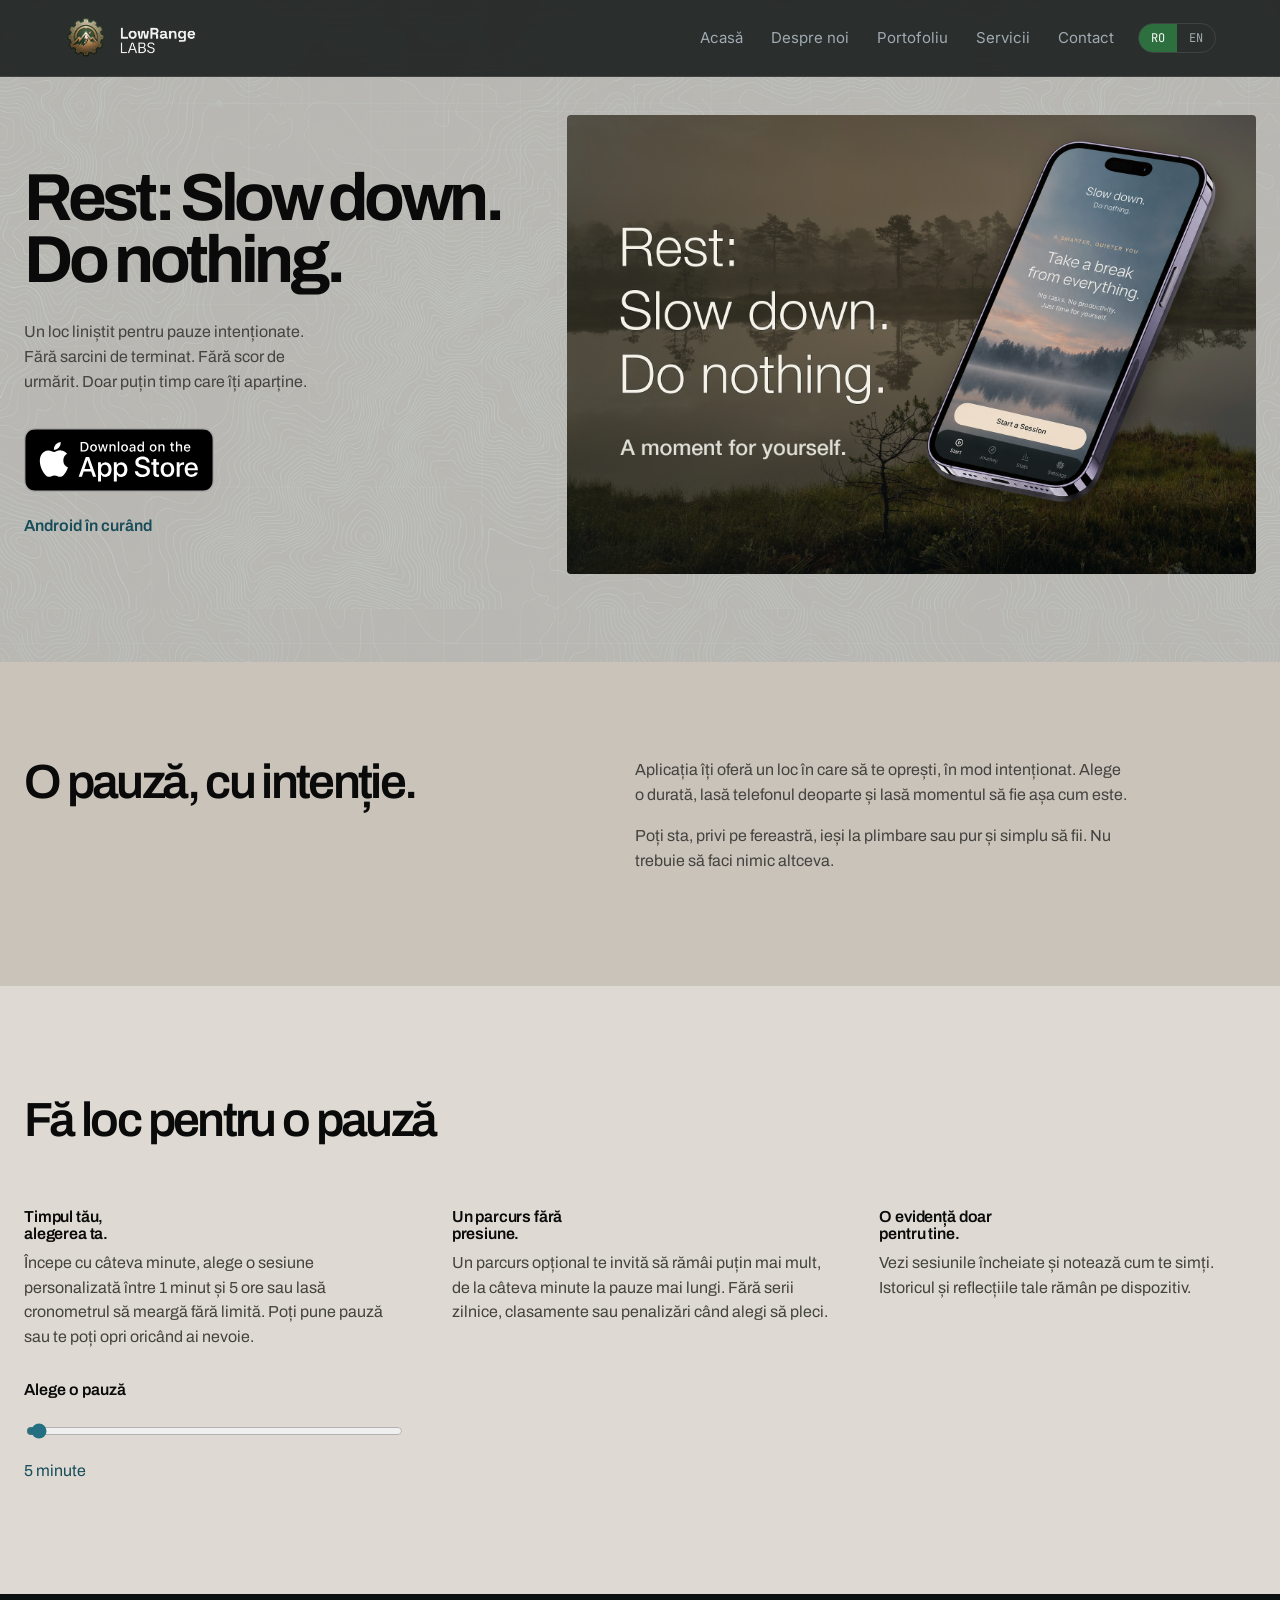
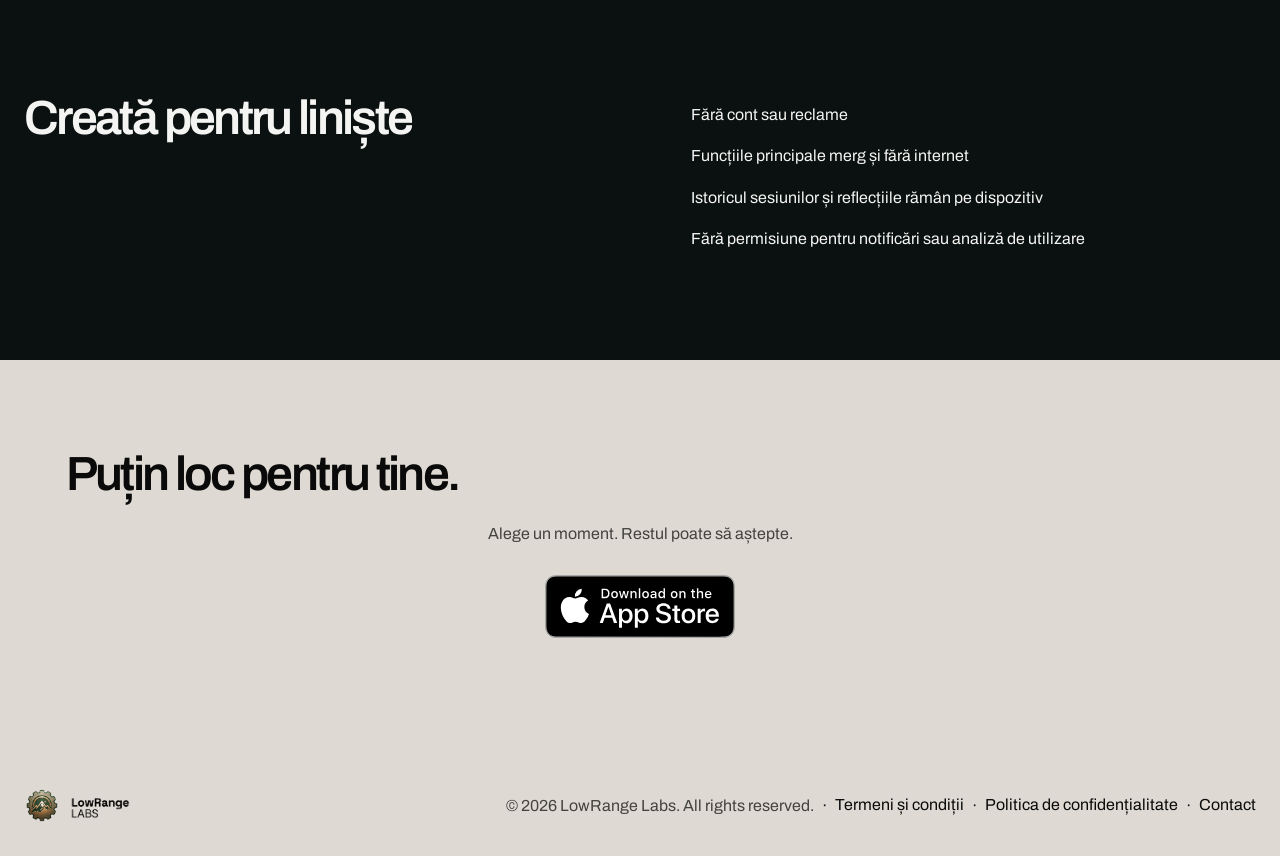
<file: rest.html>
<!DOCTYPE html>
<html lang="en">
<head>
<meta charset="UTF-8">
<meta name="viewport" content="width=device-width, initial-scale=1.0">
<title>Rest: Slow down. Do nothing. — LowRange Labs</title>
<meta name="description" content="Rest: Slow down. Do nothing. is a quiet place to take a break from everything, choose your time, and keep your progress private.">
<meta property="og:type" content="website">
<meta property="og:title" content="Rest: Slow down. Do nothing.">
<meta property="og:description" content="Rest: Slow down. Do nothing. is a quiet place to take a break from everything, choose your time, and keep your progress private.">
<meta property="og:image" content="https://lowrangelabs.github.io/assets/img/og-image.jpg">
<link rel="icon" href="favicon-32.png" sizes="32x32" type="image/png">
<link rel="apple-touch-icon" href="apple-touch-icon.png">
<link rel="preconnect" href="https://fonts.googleapis.com">
<link rel="preconnect" href="https://fonts.gstatic.com" crossorigin>
<link href="https://fonts.googleapis.com/css2?family=Archivo:wght@400;600&family=Inter:wght@400;500;600&family=JetBrains+Mono:wght@500&display=swap" rel="stylesheet">
<link rel="stylesheet" href="css/style.css">
</head>
<body class="rest-page">
<div class="topo-overlay" aria-hidden="true"></div>
<div class="grid-overlay" aria-hidden="true"></div>
<header class="site-header">
  <div class="container header-inner">
    <a href="index.html#top" class="brand">
      <img src="assets/img/brand-mark.png" alt="" width="44" height="44" class="brand-mark">
      <img src="assets/img/brand-wordmark.png" alt="LowRange Labs" class="brand-wordmark">
    </a>
    <nav class="main-nav" id="main-nav">
      <a href="index.html#top" data-i18n="nav.home">Acasă</a>
      <a href="index.html#about" data-i18n="nav.about">Despre noi</a>
      <a href="index.html#portfolio" data-i18n="nav.portfolio">Portofoliu</a>
      <a href="index.html#services" data-i18n="nav.services">Servicii</a>
      <a href="index.html#contact" data-i18n="nav.contact">Contact</a>
    </nav>
    <div class="header-actions">
      <div class="lang-toggle" role="group" aria-label="Language switch">
        <button type="button" data-lang="ro" class="lang-btn is-active">RO</button>
        <button type="button" data-lang="en" class="lang-btn">EN</button>
      </div>
      <button type="button" class="nav-toggle" id="nav-toggle" aria-expanded="false" aria-controls="main-nav" aria-label="Toggle navigation">
        <span></span><span></span><span></span>
      </button>
    </div>
  </div>
</header>
<main>
  <section class="rest-hero">
    <div class="container rest-hero-grid">
      <div class="rest-hero-copy">
        <h1 data-motion data-i18n="rest.hero.title">Rest: Slow down.<br>Do nothing.</h1>
        <p class="rest-tagline" data-motion data-i18n="rest.hero.text">Take a break from everything. No tasks to finish. No score to chase. Just a little time that belongs to you.</p>
        <a class="rest-store-link" href="https://apps.apple.com/ro/app/rest-slow-down-do-nothing/id6825501430" data-i18n-aria="rest.store.aria" aria-label="Descarcă Rest din App Store"><img src="assets/img/app-store-badge.svg" alt="Descarcă din App Store"></a>
        <p class="rest-coming" data-i18n="rest.hero.coming">Android în curând</p>
      </div>
      <img class="rest-hero-image" src="assets/img/rest-showcase.png" alt="Rest: Slow down. Do nothing. A moment for yourself." data-i18n-alt="rest.image.hero" fetchpriority="high">
    </div>
  </section>
  <section class="rest-about" id="about">
    <div class="container rest-about-grid">
      <h2 data-motion data-i18n="rest.about.title">A pause, on purpose.</h2>
        <div><p data-motion data-i18n="rest.about.p1">The app gives you a space to pause on purpose. Pick a duration, put the phone down, and let the moment be what it is.</p><p data-motion data-i18n="rest.about.p2">Sit, look out the window, take a walk, or simply be. Nothing else is required.</p></div>
    </div>
  </section>
  <section class="rest-sessions" id="sessions">
    <div class="container">
      <h2 data-motion data-i18n="rest.sessions.title">Make room for a pause</h2>
      <div class="rest-session-list">
        <article data-motion><h3 data-i18n="rest.session.one.title">Your time, your choice.</h3><p data-i18n="rest.session.one.text">Start with a few minutes, choose a custom session from 1 minute to 5 hours, or leave the timer open-ended. Pause or stop whenever you need to.</p><div class="rest-duration"><label for="pause-duration" data-i18n="rest.duration.label">Choose a pause</label><input id="pause-duration" type="range" min="1" max="300" value="5" aria-describedby="pause-duration-value"><output id="pause-duration-value" for="pause-duration" aria-live="polite">5 minutes</output></div></article>
        <article data-motion><h3 data-i18n="rest.session.two.title">A journey with no pressure.</h3><p data-i18n="rest.session.two.text">The optional journey invites you to stay a little longer, from a few minutes into longer pauses. There are no streaks, rankings, or penalties for stepping away.</p></article>
        <article data-motion><h3 data-i18n="rest.session.three.title">A record just for you.</h3><p data-i18n="rest.session.three.text">See your completed sessions and reflect on how you feel. Your session history and reflections stay on your device.</p></article>
      </div>
    </div>
  </section>
  <section class="rest-details" id="details">
    <div class="container rest-details-grid">
      <h2 data-motion data-i18n="rest.details.title">Made for quiet time</h2>
      <ul><li data-motion data-i18n="rest.detail.two">No account or ads</li><li data-motion data-i18n="rest.detail.three">Core experience works offline</li><li data-motion data-i18n="rest.detail.four">Session history and reflections stay on your device</li><li data-motion data-i18n="rest.detail.five">Production versions send crash diagnostics to help us fix errors</li></ul>
    </div>
  </section>
  <section class="rest-closing">
    <div class="container rest-closing-inner"><h2 data-motion data-i18n="rest.closing.title">A little space to be.</h2><p data-motion data-i18n="rest.closing.text">Choose a moment. Let everything else wait.</p><a class="rest-store-link rest-store-link-closing" href="https://apps.apple.com/ro/app/rest-slow-down-do-nothing/id6825501430" data-i18n-aria="rest.store.aria" aria-label="Descarcă Rest din App Store"><img src="assets/img/app-store-badge.svg" alt="Descarcă din App Store"></a></div>
  </section>
</main>
<footer class="site-footer"><div class="container footer-inner"><div class="footer-brand"><a href="index.html" class="brand"><img src="assets/img/brand-mark.png" alt="" width="36" height="36" class="brand-mark"><img src="assets/img/brand-wordmark.png" alt="LowRange Labs" class="brand-wordmark"></a></div><div class="footer-legal"><p class="copyright">© 2026 LowRange Labs. All rights reserved.</p><span>·</span><a href="terms-rest.html" data-i18n="rest.footer.terms">Terms and Conditions</a><span>·</span><a href="privacy.html" data-i18n="rest.footer.privacy">Privacy Policy</a><span>·</span><a href="mailto:lowrangelabs@gmail.com" data-i18n="rest.footer.contact">Contact</a></div></div></footer>
<script src="js/i18n.js"></script><script src="js/rest-i18n.js"></script><script src="js/main.js"></script>
</body>
</html>
</file>
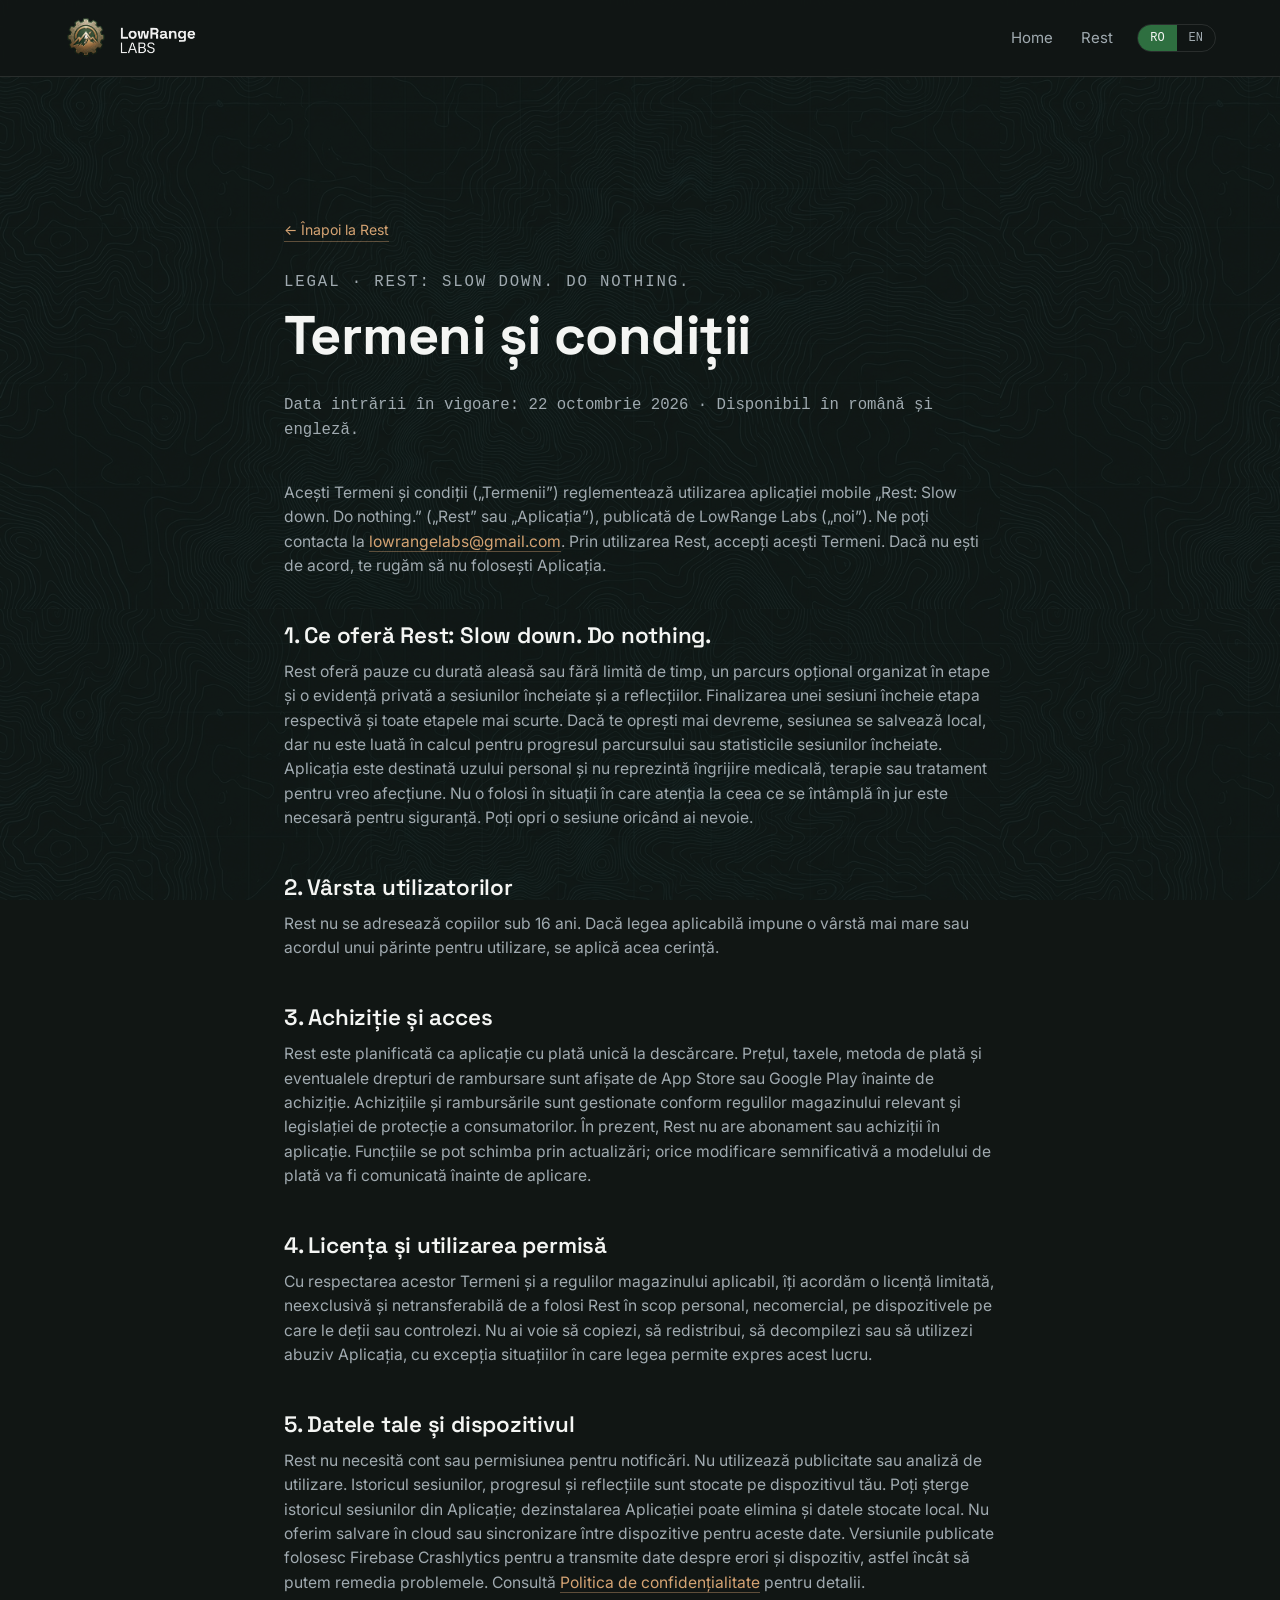
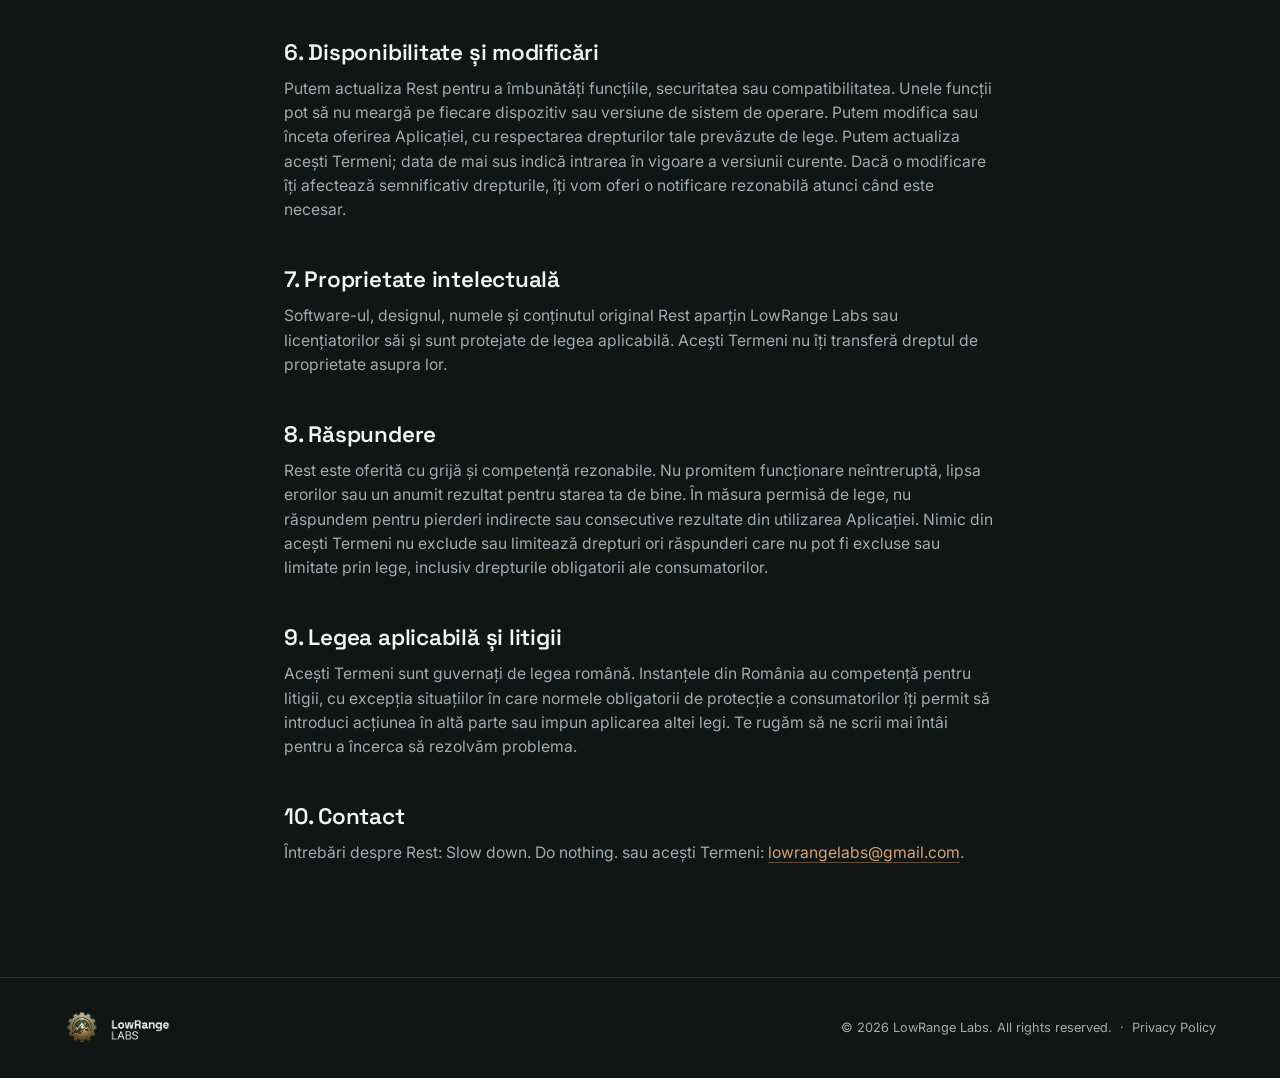
<file: terms-rest.html>
<!DOCTYPE html>
<html lang="en">
<head>
<meta charset="UTF-8"><meta name="viewport" content="width=device-width, initial-scale=1.0">
<title>Rest: Slow down. Do nothing. Terms and Conditions — LowRange Labs</title>
<meta name="description" content="Terms and Conditions for Rest: Slow down. Do nothing., the mobile application published by LowRange Labs.">
<link rel="icon" href="favicon-32.png" sizes="32x32" type="image/png"><link rel="apple-touch-icon" href="apple-touch-icon.png">
<link rel="preconnect" href="https://fonts.googleapis.com"><link rel="preconnect" href="https://fonts.gstatic.com" crossorigin><link href="https://fonts.googleapis.com/css2?family=Space+Grotesk:wght@500;600;700&family=Inter:wght@400;500;600&display=swap" rel="stylesheet"><link rel="stylesheet" href="css/style.css">
</head><body>
<div class="topo-overlay" aria-hidden="true"></div>
<header class="site-header"><div class="container header-inner"><a href="index.html" class="brand"><img src="assets/img/brand-mark.png" alt="" width="44" height="44" class="brand-mark"><img src="assets/img/brand-wordmark.png" alt="LowRange Labs" class="brand-wordmark"></a><nav class="main-nav" id="main-nav"><a href="index.html">Home</a><a href="rest.html">Rest</a></nav><div class="header-actions"><div class="lang-toggle" role="group" aria-label="Language switch"><button type="button" data-lang="ro" class="lang-btn">RO</button><button type="button" data-lang="en" class="lang-btn is-active">EN</button></div><button type="button" class="nav-toggle" id="nav-toggle" aria-expanded="false" aria-controls="main-nav" aria-label="Toggle navigation"><span></span><span></span><span></span></button></div></div></header>
<main><section class="legal"><div class="container legal-content"><div id="legal-body" data-legal-page="terms-rest">
<a href="rest.html" class="back-link">← Back to Rest</a><p class="eyebrow">Legal · Rest: Slow down. Do nothing.</p><h1>Terms and Conditions</h1><p class="legal-meta">Effective date: October 22, 2026 · Available in Romanian and English.</p>
<p>These Terms and Conditions (“Terms”) govern your use of the mobile application “Rest: Slow down. Do nothing.” (“Rest” or the “App”), published by LowRange Labs (“we”, “us”). Contact us at <a href="mailto:lowrangelabs@gmail.com">lowrangelabs@gmail.com</a>. By using Rest, you agree to these Terms. If you do not agree, please do not use the App.</p>
<h2>1. What Rest: Slow down. Do nothing. does</h2><p>Rest offers timed and open-ended pauses, an optional staged journey, and a private record of completed sessions and reflections. Completing a session completes its stage and any shorter stages. If you stop early, the session is saved locally but does not count toward journey progress or completed-session statistics. Rest is intended for personal use and is not medical care, therapy, or treatment for any condition. Do not use the App where paying attention to your surroundings is necessary for safety. You may stop a session whenever you need to.</p>
<h2>2. Eligibility</h2><p>Rest is not directed at children under 16. If applicable law requires a higher age or parental authorization for your use, that requirement applies.</p>
<h2>3. Purchase and access</h2><p>Rest is planned as a one-time paid download. The price, taxes, payment method, and any applicable refund rights are shown by the App Store or Google Play before purchase. Purchases and refunds are handled under the relevant store’s terms and applicable consumer law. Rest currently has no subscription or in-app purchases. Features may change through updates; any material change to the payment model will be disclosed before it applies.</p>
<h2>4. License and permitted use</h2><p>Subject to these Terms and the applicable store rules, we grant you a limited, non-exclusive, non-transferable license to use Rest for personal, non-commercial purposes on devices you own or control. You must not copy, redistribute, reverse engineer, or misuse the App, except where the law expressly allows it.</p>
<h2>5. Your data and device</h2><p>Rest does not require an account or notification permission. It does not use advertising or usage analytics. Session history, progress, and reflections are stored on your device. You can delete session history in the App; uninstalling the App may also remove locally stored data. We do not provide cloud backup or cross-device sync for this data. Production versions use Firebase Crashlytics to send crash and device diagnostics so we can fix errors. See our <a href="privacy.html">Privacy Policy</a> for details.</p>
<h2>6. Availability and changes</h2><p>We may update Rest to improve its features, security, or compatibility. Some features may not work on every device or operating system version. We may change or discontinue the App, subject to rights you have under applicable law. We may update these Terms; the effective date above shows when the current version took effect. If a change materially affects your rights, we will provide reasonable notice where required.</p>
<h2>7. Intellectual property</h2><p>Rest’s software, design, name, and original content belong to LowRange Labs or its licensors and are protected by applicable intellectual property law. These Terms do not transfer ownership to you.</p>
<h2>8. Responsibility and liability</h2><p>Rest is provided with reasonable care and skill. We do not promise that it will be uninterrupted or error-free, or that using it will produce a particular wellbeing result. To the extent permitted by law, we are not responsible for indirect or consequential losses arising from use of the App. Nothing in these Terms excludes or limits rights or liability that cannot legally be excluded or limited, including mandatory consumer rights.</p>
<h2>9. Governing law and disputes</h2><p>These Terms are governed by Romanian law. Courts in Romania will have jurisdiction over disputes, except where mandatory consumer rules give you the right to bring a claim elsewhere or require another law to apply. Please contact us first so we can try to resolve a concern.</p>
<h2>10. Contact</h2><p>Questions about Rest: Slow down. Do nothing. or these Terms: <a href="mailto:lowrangelabs@gmail.com">lowrangelabs@gmail.com</a>.</p>
</div></div></section></main>
<footer class="site-footer"><div class="container footer-inner"><div class="footer-brand"><a href="rest.html" class="brand"><img src="assets/img/brand-mark.png" alt="" width="36" height="36" class="brand-mark"><img src="assets/img/brand-wordmark.png" alt="LowRange Labs" class="brand-wordmark"></a></div><div class="footer-legal"><p class="copyright">© 2026 LowRange Labs. All rights reserved.</p><span>·</span><a href="privacy.html">Privacy Policy</a></div></div></footer>
<script src="js/i18n.js"></script><script src="js/main.js"></script><script src="js/legal-i18n.js"></script>
</body></html>
</file>
<file: css/style.css>
:root {
  --bg: #111614;
  --surface: #1B221E;
  --accent: #2E6F40;
  --accent-bright: #3A7555;
  --accent-2: #D4A373;
  --text: #F4F5F3;
  --text-muted: #A0AAB0;
  --border: rgba(255, 255, 255, 0.1);
  --radius: 14px;
  --font-heading: "Space Grotesk", "Inter", sans-serif;
  --font-body: "Inter", sans-serif;
  --font-mono: "JetBrains Mono", monospace;
  --container-w: 1200px;
}

* { box-sizing: border-box; }
html { scroll-behavior: smooth; }

body {
  margin: 0;
  background: var(--bg);
  color: var(--text);
  font-family: var(--font-body);
  line-height: 1.55;
  -webkit-font-smoothing: antialiased;
  overflow-x: hidden;
}

img { max-width: 100%; display: block; }

h1, h2, h3 {
  font-family: var(--font-heading);
  font-weight: 600;
  line-height: 1.15;
  margin: 0 0 0.5em;
  letter-spacing: -0.01em;
}

h1 { font-size: clamp(2rem, 4.5vw, 3.4rem); font-weight: 700; }
h2 { font-size: clamp(1.7rem, 3vw, 2.4rem); }
h3 { font-size: 1.15rem; }

p { color: var(--text-muted); margin: 0 0 1em; }

a { color: inherit; text-decoration: none; }

.container {
  max-width: var(--container-w);
  margin: 0 auto;
  padding: 0 24px;
}

.eyebrow {
  font-family: var(--font-mono);
  color: var(--accent-2);
  text-transform: uppercase;
  font-size: 0.78rem;
  letter-spacing: 0.12em;
  margin: 0 0 0.6em;
}

/* organic topographic contour lines, faint, across the whole page */
.topo-overlay {
  position: fixed;
  inset: 0;
  pointer-events: none;
  z-index: 0;
  background-image: url("../assets/img/topo-layer.png");
  background-repeat: repeat;
  background-size: 1000px 609px;
  opacity: 0.18;
}

/* subtle technical grid overlay texture across the whole page */
.grid-overlay {
  position: fixed;
  inset: 0;
  pointer-events: none;
  z-index: 0;
  background-image:
    linear-gradient(var(--border) 1px, transparent 1px),
    linear-gradient(90deg, var(--border) 1px, transparent 1px);
  background-size: 42px 42px;
  opacity: 0.05;
}

/* ---------- Header ---------- */
.site-header {
  position: sticky;
  top: 0;
  z-index: 50;
  background: rgba(17, 22, 20, 0.85);
  backdrop-filter: blur(10px);
  border-bottom: 1px solid var(--border);
}

.header-inner {
  display: flex;
  align-items: center;
  justify-content: space-between;
  gap: 24px;
  height: 76px;
}

.brand {
  display: flex;
  align-items: center;
  gap: 10px;
  flex-shrink: 0;
}

.brand-mark { flex-shrink: 0; }

/* brand-wordmark.png ships as dark green text for light surfaces;
   invert to a near-white silhouette so it reads on the dark theme */
.brand-wordmark {
  height: 34px;
  width: auto;
  filter: brightness(0) invert(94%);
}

.brand-tagline {
  font-family: var(--font-mono);
  font-size: 0.72rem;
  letter-spacing: 0.04em;
  color: var(--text-muted);
  margin: 0;
}

.footer-brand {
  display: flex;
  flex-direction: column;
  gap: 10px;
}

.main-nav {
  display: flex;
  gap: 28px;
  margin-left: auto;
}

.main-nav a {
  font-size: 0.94rem;
  color: var(--text-muted);
  transition: color 0.2s;
  white-space: nowrap;
}

.main-nav a:hover { color: var(--text); }

.header-actions {
  display: flex;
  align-items: center;
  gap: 16px;
}

.lang-toggle {
  display: flex;
  border: 1px solid var(--border);
  border-radius: 999px;
  overflow: hidden;
}

.lang-btn {
  font-family: var(--font-mono);
  font-size: 0.75rem;
  background: transparent;
  color: var(--text-muted);
  border: none;
  padding: 6px 12px;
  cursor: pointer;
  transition: background 0.2s, color 0.2s;
}

.lang-btn.is-active {
  background: var(--accent);
  color: var(--text);
}

.nav-toggle {
  display: none;
  flex-direction: column;
  justify-content: center;
  gap: 5px;
  width: 32px;
  height: 32px;
  background: none;
  border: none;
  cursor: pointer;
  padding: 0;
}

.nav-toggle span {
  display: block;
  height: 2px;
  background: var(--text);
  border-radius: 2px;
}

/* ---------- Buttons ---------- */
.btn {
  display: inline-flex;
  align-items: center;
  justify-content: center;
  padding: 13px 24px;
  border-radius: 10px;
  font-size: 0.95rem;
  font-weight: 500;
  transition: transform 0.15s ease, background 0.2s, border-color 0.2s;
  border: 1px solid transparent;
}

.btn:hover { transform: translateY(-1px); }

.btn-primary {
  background: var(--accent);
  color: var(--text);
}

.btn-primary:hover { background: var(--accent-bright); }

.btn-secondary {
  background: transparent;
  border-color: var(--accent-2);
  color: var(--accent-2);
}

.btn-secondary:hover { background: rgba(212, 163, 115, 0.1); }

/* ---------- Hero ---------- */
.hero {
  position: relative;
  z-index: 1;
  min-height: 620px;
  display: flex;
  align-items: center;
  padding: 96px 0;
  overflow: hidden;
}

.hero-bg-wrap {
  position: absolute;
  top: 0;
  right: 0;
  bottom: 0;
  width: 52%;
  z-index: 0;
}

.hero-bg-img {
  width: 100%;
  height: 100%;
  object-fit: contain;
  object-position: center right;
  -webkit-mask-image: linear-gradient(90deg, transparent 0%, black 20%);
  mask-image: linear-gradient(90deg, transparent 0%, black 20%);
}

.hero-content {
  position: relative;
  z-index: 1;
  width: 100%;
}

.hero-content .lede {
  font-size: 1.05rem;
  max-width: 46ch;
  margin-bottom: 2em;
}

.hero-actions {
  display: flex;
  gap: 16px;
  flex-wrap: wrap;
}

/* ---------- About ---------- */
.about {
  position: relative;
  z-index: 1;
  padding: 64px 0;
}

.about-grid {
  display: grid;
  grid-template-columns: 1fr auto;
  gap: 48px;
  align-items: center;
  background: var(--surface);
  border: 1px solid var(--border);
  border-radius: var(--radius);
  padding: 48px;
}

.about-icons {
  display: flex;
  flex-direction: column;
  justify-self: end;
  gap: 14px;
}

.icon-badge {
  display: inline-flex;
  align-items: center;
  justify-content: center;
  width: 44px;
  height: 44px;
  border-radius: 10px;
  background: rgba(46, 111, 64, 0.18);
  color: var(--accent-bright);
  flex-shrink: 0;
}

.icon-badge svg { width: 22px; height: 22px; }

/* ---------- Portfolio ---------- */
.portfolio {
  position: relative;
  z-index: 1;
  padding: 64px 0;
}

.card-grid {
  display: grid;
  grid-template-columns: repeat(3, 1fr);
  gap: 24px;
  margin-top: 32px;
}

.card {
  background: var(--surface);
  border: 1px solid var(--border);
  border-radius: var(--radius);
  padding: 20px;
  transition: transform 0.2s ease, border-color 0.2s ease;
}

.card:hover {
  transform: translateY(-4px);
  border-color: rgba(255, 255, 255, 0.2);
}

.card-media {
  border-radius: 10px;
  overflow: hidden;
  margin-bottom: 18px;
  aspect-ratio: 4 / 3;
  background: var(--bg);
}

.card-media img {
  width: 100%;
  height: 100%;
  object-fit: cover;
}

.rest-card-media {
  position: relative;
  display: grid;
  place-items: center;
  isolation: isolate;
  background: #102b50;
}

.rest-card-media::after {
  content: "";
  position: absolute;
  inset: 0;
  z-index: -1;
  background: linear-gradient(135deg, rgba(7, 20, 37, .42), rgba(12, 30, 51, .7));
}

.card-media img.rest-card-backdrop {
  position: absolute;
  inset: -12px;
  z-index: -2;
  width: calc(100% + 24px);
  height: calc(100% + 24px);
  filter: blur(12px);
  transform: scale(1.04);
}

.card-media img.rest-card-icon {
  position: relative;
  z-index: 1;
  width: clamp(88px, 34%, 132px);
  height: auto;
  aspect-ratio: 1;
  border-radius: 23%;
  box-shadow: 0 18px 45px rgba(0, 0, 0, .42), 0 0 0 1px rgba(255, 255, 255, .16);
}

.card-media-placeholder {
  display: flex;
  align-items: center;
  justify-content: center;
  color: var(--accent-2);
}

.card-media-placeholder svg { width: 40%; height: 40%; opacity: 0.7; }

.card h3 { margin-bottom: 8px; }

.card-desc { font-size: 0.92rem; min-height: 4.5em; }

.card-status {
  font-family: var(--font-mono);
  font-size: 0.78rem;
  color: var(--accent-2);
  margin-bottom: 14px;
}

.tag-row {
  display: flex;
  gap: 8px;
  flex-wrap: wrap;
}

.tag {
  font-family: var(--font-mono);
  font-size: 0.7rem;
  color: var(--text-muted);
  border: 1px solid var(--border);
  border-radius: 999px;
  padding: 4px 10px;
}

.product-card-link {
  display: flex;
  align-items: center;
  justify-content: center;
  gap: 10px;
  width: fit-content;
  margin: 18px auto 0;
  padding: 11px 18px;
  color: var(--accent-2);
  font-size: 0.88rem;
  font-weight: 600;
  border: 1px solid rgba(212, 163, 115, 0.65);
  border-radius: 10px;
  background: rgba(212, 163, 115, 0.06);
  transition: transform 0.2s ease, color 0.2s ease, background 0.2s ease, box-shadow 0.2s ease;
}

.product-card-link span {
  display: inline-block;
  transition: transform 0.2s ease;
}

.product-card-link:hover,
.product-card-link:focus-visible {
  color: var(--text);
  background: rgba(212, 163, 115, 0.16);
  transform: translateY(-2px);
  box-shadow: 0 8px 20px rgba(0, 0, 0, 0.2);
}

.product-card-link:hover span,
.product-card-link:focus-visible span { transform: translateX(4px); }

@media (prefers-reduced-motion: reduce) {
  .product-card-link,
  .product-card-link span { transition: none; }
}

/* ---------- Services ---------- */
.services {
  position: relative;
  z-index: 1;
  padding: 64px 0;
  text-align: center;
}

.lede.center { max-width: 52ch; margin: 0 auto 3em; }

.service-grid {
  display: grid;
  grid-template-columns: repeat(2, 1fr);
  gap: 24px;
  text-align: left;
}

.service-card {
  background: var(--surface);
  border: 1px solid var(--border);
  border-radius: var(--radius);
  padding: 28px;
}

.service-card .icon-badge { margin-bottom: 16px; }

.service-card p { font-size: 0.92rem; margin-bottom: 0; }

/* ---------- Contact ---------- */
.contact {
  position: relative;
  z-index: 1;
  padding: 80px 0 96px;
  text-align: center;
}

.contact-inner { max-width: 640px; margin: 0 auto; }

.contact h2 { margin-bottom: 0.4em; }

.contact a {
  color: var(--accent-2);
  border-bottom: 1px solid rgba(212, 163, 115, 0.4);
}

.contact a:hover { border-color: var(--accent-2); }

.contact-alt {
  margin-top: 0.6em;
  font-size: 0.92rem;
  color: var(--text-muted);
}

/* ---------- Footer ---------- */
.site-footer {
  position: relative;
  z-index: 1;
  border-top: 1px solid var(--border);
  padding: 32px 0;
}

.footer-inner {
  display: flex;
  align-items: center;
  justify-content: space-between;
  flex-wrap: wrap;
  gap: 20px;
}

.site-footer .brand-wordmark { height: 26px; }

.footer-coffee { display: inline-flex; flex: 0 0 auto; }
.footer-coffee img {
  display: block;
  width: 110px;
  height: auto;
  filter: grayscale(1);
  opacity: 0.5;
  transition: filter 0.2s, opacity 0.2s;
}
.footer-coffee:hover img, .footer-coffee:focus-visible img { filter: grayscale(0); opacity: 0.85; }
.footer-coffee:focus-visible { outline: 2px solid var(--accent-2); outline-offset: 4px; }

.social-links {
  display: flex;
  gap: 16px;
}

.social-links a {
  color: var(--text-muted);
  transition: color 0.2s;
}

.social-links a:hover { color: var(--text); }

.social-links svg { width: 20px; height: 20px; }

.copyright {
  font-size: 0.8rem;
  color: var(--text-muted);
  margin: 0;
}

.footer-legal {
  display: flex;
  gap: 8px;
  align-items: center;
  font-size: 0.8rem;
  color: var(--text-muted);
}

.footer-legal a { color: var(--text-muted); border-bottom: 1px solid transparent; }
.footer-legal a:hover { color: var(--text); border-color: var(--border); }

/* ---------- Legal document page ---------- */
.legal {
  position: relative;
  z-index: 1;
  padding: 140px 0 96px;
}

.legal-content {
  max-width: 760px;
}

.back-link {
  display: inline-flex;
  align-items: center;
  gap: 6px;
  font-size: 0.88rem;
  color: var(--accent-2);
  margin-bottom: 28px;
}

.back-link:hover { text-decoration: underline; }

.legal-meta {
  font-family: var(--font-mono);
  font-size: 0.8rem;
  color: var(--text-muted);
  margin-bottom: 2.5em;
}

.legal-content h2 {
  margin-top: 2em;
  font-size: 1.4rem;
}

.legal-content h3 {
  margin-top: 1.4em;
  color: var(--text);
}

.legal-content p,
.legal-content li {
  color: var(--text-muted);
  font-size: 0.98rem;
}

.legal-content ul {
  margin: 0 0 1em;
  padding-left: 1.3em;
}

.legal-content li { margin-bottom: 0.5em; }

.legal-content a { color: var(--accent-2); border-bottom: 1px solid rgba(212, 163, 115, 0.4); }
.legal-content a:hover { border-color: var(--accent-2); }

.legal-content strong { color: var(--text); }

.tc-placeholder {
  color: var(--accent-2);
  background: rgba(212, 163, 115, 0.12);
  border: 1px dashed rgba(212, 163, 115, 0.5);
  border-radius: 4px;
  padding: 0 4px;
  font-family: var(--font-mono);
  font-size: 0.88em;
}

.tc-notice {
  margin-top: 2.5em;
  padding: 16px 20px;
  background: rgba(212, 163, 115, 0.08);
  border: 1px solid rgba(212, 163, 115, 0.3);
  border-radius: var(--radius);
  font-size: 0.85rem;
}

/* ---------- Outroads product page ---------- */
.outroads-page { background: #101712; }
.outroads-page .topo-overlay { opacity: 0.1; }
.outroads-hero, .outroads-intro, .outroads-features, .outroads-closing { position: relative; z-index: 1; }
.outroads-hero { min-height: min(760px, calc(100vh - 76px)); display: flex; align-items: center; overflow: hidden; background: #172118; }
.outroads-hero-image { position: absolute; inset: 0; }
.outroads-hero-image::after { content: ""; position: absolute; inset: 0; background: linear-gradient(90deg, rgba(9, 17, 12, .94) 0%, rgba(9, 17, 12, .68) 39%, rgba(9, 17, 12, .12) 72%), linear-gradient(0deg, rgba(9, 17, 12, .66), transparent 38%); }
.outroads-hero-image img { width: 100%; height: 100%; object-fit: cover; object-position: center; }
.outroads-hero-content { position: relative; padding-top: 84px; padding-bottom: 84px; }
.outroads-hero h1 { color: #fbf7ed; font-size: clamp(4rem, 10vw, 8rem); line-height: .88; letter-spacing: -.07em; margin: 0; }
.outroads-tagline { font-family: var(--font-heading); color: #e3cf9b; font-size: clamp(1.35rem, 2.4vw, 2rem); margin: .7rem 0 1.3rem; }
.outroads-hero .lede { max-width: 48ch; font-size: 1.05rem; color: #e6e8e1; }
.outroads-availability { display: flex; flex-wrap: wrap; gap: 10px; }
.outroads-availability span { display: inline-flex; align-items: center; padding: 9px 14px; border: 1px solid rgba(226, 207, 155, .55); border-radius: 999px; color: #f4e6bc; font-family: var(--font-mono); font-size: .76rem; letter-spacing: .04em; text-transform: uppercase; }
.outroads-store-actions { display: flex; flex-wrap: wrap; align-items: center; gap: 12px; margin-top: 20px; }
.store-badge { position: relative; display: inline-flex; align-items: center; justify-content: center; width: 252px; height: 96px; border-radius: 11px; transition: transform .15s ease, filter .2s ease; }
.store-badge img { display: block; max-width: 100%; max-height: 100%; width: auto; height: auto; }
.store-badge-android:hover { transform: translateY(-2px); filter: brightness(1.08); }
.store-badge-disabled { cursor: not-allowed; opacity: .63; }
.store-badge-disabled::after { content: ""; position: absolute; inset: 0; border-radius: 11px; background: rgba(15, 24, 18, .34); }
.store-badge-soon { position: absolute; z-index: 1; left: 50%; top: 50%; transform: translate(-50%, -50%); padding: 4px 8px; border-radius: 999px; background: #f4e6bc; color: #17321f; font-family: var(--font-mono); font-size: .56rem; font-weight: 600; letter-spacing: .04em; text-transform: uppercase; white-space: nowrap; }
.outroads-intro { position: relative; overflow: hidden; padding: 110px 0; background: #f4f1e7; color: #112c1d; }
.outroads-intro::before { content: ""; position: absolute; width: 420px; height: 420px; left: -210px; top: -190px; border: 1px solid rgba(200, 149, 62, .28); border-radius: 50%; box-shadow: 0 0 0 34px rgba(200, 149, 62, .06), 0 0 0 70px rgba(200, 149, 62, .04); }
.outroads-intro .eyebrow, .outroads-features .eyebrow { color: #a86d15; }
.outroads-intro-grid { position: relative; display: grid; grid-template-columns: minmax(260px, .8fr) minmax(0, 1.2fr); align-items: center; gap: clamp(40px, 7vw, 96px); }
.outroads-intro h2, .outroads-features h2, .outroads-closing h2 { color: #112c1d; font-size: clamp(2.2rem, 4.5vw, 4rem); }
.outroads-intro h2 { max-width: 11ch; margin: 0; text-wrap: balance; }
.outroads-intro h2::after { content: ""; display: block; width: 78px; height: 5px; margin-top: 28px; border-radius: 999px; background: #c8953e; }
.outroads-intro-text { position: relative; max-width: 44rem; padding: 34px 36px; border: 1px solid rgba(17, 44, 29, .13); border-left: 4px solid #c8953e; border-radius: 18px; background: rgba(255, 253, 247, .82); box-shadow: 0 20px 44px rgba(24, 48, 30, .1); color: #486154; font-size: clamp(1rem, 1.25vw, 1.14rem); line-height: 1.72; }
.outroads-intro-text::before { content: "ABOUT OUTROADS"; display: block; margin-bottom: 16px; color: #a86d15; font-family: var(--font-mono); font-size: .68rem; letter-spacing: .14em; }
.outroads-intro-text strong { color: #173d29; }
.outroads-intro-text p { color: #486154; font-size: clamp(1.08rem, 1.5vw, 1.22rem); line-height: 1.7; margin: 0; }
.outroads-about-feature-grid { position: relative; display: grid; grid-template-columns: repeat(3, minmax(0, 1fr)); gap: 12px; margin-top: 30px; }
.outroads-about-feature-card { display: grid; grid-template-columns: 32px minmax(0, 1fr); column-gap: 12px; align-items: start; padding: 15px; border: 1px solid rgba(17, 44, 29, .12); border-radius: 14px; background: rgba(255, 253, 247, .78); box-shadow: 0 8px 18px rgba(24, 48, 30, .05); }
.outroads-about-feature-icon { display: inline-flex; grid-row: span 2; align-items: center; justify-content: center; width: 32px; height: 32px; border-radius: 9px; background: #173d29; color: #f4dfaa; }
.outroads-about-feature-icon svg { width: 17px; height: 17px; fill: none; stroke: currentColor; stroke-width: 1.7; stroke-linecap: round; stroke-linejoin: round; }
.outroads-about-feature-card:nth-child(2) .outroads-about-feature-icon, .outroads-about-feature-card:nth-child(5) .outroads-about-feature-icon { background: #93651c; }
.outroads-about-feature-card:nth-child(3) .outroads-about-feature-icon, .outroads-about-feature-card:nth-child(6) .outroads-about-feature-icon { background: #2d6244; }
.outroads-about-feature-card h3 { color: #112c1d; font-size: .96rem; line-height: 1.2; margin: 1px 0 .3rem; }
.outroads-about-feature-card p { grid-column: 2; color: #587064; font-size: .78rem; line-height: 1.42; margin: 0; }
.outroads-features { padding: 110px 0; background: #e8ece3; }
.outroads-feature-grid { display: grid; grid-template-columns: repeat(2, minmax(0, 1fr)); gap: 28px; margin-top: 42px; }
.outroads-feature-card { overflow: hidden; background: #f9f7f0; border: 1px solid rgba(17, 44, 29, .12); border-radius: 20px; box-shadow: 0 18px 36px rgba(24, 48, 30, .08); }
.outroads-feature-card img { width: 100%; height: clamp(420px, 48vw, 640px); object-fit: contain; object-position: center; background: #e6ebe3; }
.outroads-feature-copy { padding: 26px 28px 30px; }
.feature-number { font-family: var(--font-mono); color: #b27619; font-size: .76rem; }
.outroads-feature-card h3 { color: #112c1d; font-size: 1.45rem; margin: .35rem 0 .45rem; }
.outroads-feature-card p { color: #587064; margin: 0; }
.outroads-closing { padding: 112px 0; background: #183d29 url("../assets/img/topo-layer.png") center / 900px auto; text-align: center; }
.outroads-closing-inner { max-width: 660px; margin: 0 auto; }
.outroads-closing .eyebrow { color: #e4bb68; }
.outroads-closing h2 { color: #f8f5eb; }
.outroads-closing p:not(.eyebrow) { color: #d3dbd1; font-size: 1.08rem; margin-bottom: 2em; }
.outroads-closing .btn-secondary { color: #f4dfaa; border-color: #d5a544; }

/* ---------- Responsive ---------- */
@media (max-width: 900px) {
  .hero { min-height: 520px; padding: 72px 0; }
  .hero-bg-wrap { width: 100%; height: 42%; top: auto; }
  .hero-bg-img {
    object-position: center bottom;
    -webkit-mask-image: linear-gradient(180deg, transparent 0%, black 30%);
    mask-image: linear-gradient(180deg, transparent 0%, black 30%);
  }
  .about-grid { grid-template-columns: 1fr; padding: 32px; }
  .about-icons { flex-direction: row; }
  .card-grid { grid-template-columns: 1fr 1fr; }
  .service-grid { grid-template-columns: 1fr; }
  .outroads-intro-grid { grid-template-columns: 1fr; gap: 24px; }
  .outroads-intro h2 { max-width: 18ch; }
}

@media (max-width: 720px) {
  .nav-toggle { display: flex; }

  .main-nav {
    position: absolute;
    top: 76px;
    left: 0;
    right: 0;
    background: var(--bg);
    border-bottom: 1px solid var(--border);
    flex-direction: column;
    gap: 0;
    padding: 8px 24px 16px;
    display: none;
  }

  .main-nav.is-open { display: flex; }

  .main-nav a {
    padding: 12px 0;
    border-bottom: 1px solid var(--border);
  }

  .main-nav a:last-child { border-bottom: none; }

  .card-grid { grid-template-columns: 1fr; }
  .footer-inner { flex-direction: column; text-align: center; }
  .outroads-hero { min-height: 650px; align-items: flex-end; }
  .outroads-hero-image::after { background: linear-gradient(0deg, rgba(9, 17, 12, .96) 0%, rgba(9, 17, 12, .58) 55%, rgba(9, 17, 12, .15)); }
  .outroads-hero-image img { object-position: 60% center; }
  .outroads-hero-content { padding-top: 220px; padding-bottom: 48px; }
  .outroads-hero h1 { font-size: clamp(3.4rem, 18vw, 5.5rem); }
  .outroads-intro, .outroads-features, .outroads-closing { padding: 72px 0; }
  .outroads-intro { background-image: none; }
  .outroads-intro::before { display: none; }
  .outroads-intro-grid { gap: 28px; }
  .outroads-intro h2 { max-width: 12ch; font-size: clamp(2.2rem, 11vw, 3.4rem); }
  .outroads-intro h2::after { width: 58px; height: 4px; margin-top: 20px; }
  .outroads-intro-text { padding: 22px 20px; border-left-width: 3px; border-radius: 14px; font-size: 1rem; line-height: 1.65; }
  .outroads-intro-text::before { margin-bottom: 14px; font-size: .6rem; }
  .outroads-about-feature-grid { grid-template-columns: repeat(2, minmax(0, 1fr)); gap: 12px; margin-top: 24px; }
  .outroads-about-feature-card { grid-template-columns: 30px minmax(0, 1fr); column-gap: 10px; padding: 14px; }
  .outroads-about-feature-icon { width: 30px; height: 30px; }
  .outroads-about-feature-card p { font-size: .76rem; }
  .outroads-feature-grid { grid-template-columns: 1fr; gap: 20px; margin-top: 28px; }
  .outroads-feature-card img { height: 460px; }
}

@media (max-width: 420px) {
  .outroads-about-feature-grid { grid-template-columns: 1fr; }
}

/* Contact form */
.contact-form { margin: 32px 0 24px; padding: 28px; text-align: left; background: var(--surface); border: 1px solid var(--border); border-radius: var(--radius); }
.contact-fields { display: grid; grid-template-columns: repeat(2, minmax(0, 1fr)); gap: 20px; }
.contact-field { display: flex; flex-direction: column; gap: 8px; margin-bottom: 20px; min-width: 0; }
.contact-field label { font-size: 1rem; font-weight: 500; }
.contact-field input, .contact-field textarea { width: 100%; min-width: 0; padding: 12px 14px; border: 1px solid var(--text-muted); border-radius: 8px; background: var(--bg); color: var(--text); font: inherit; font-size: 1rem; }
.contact-field textarea { resize: vertical; min-height: 150px; }
.contact-field input:focus-visible, .contact-field textarea:focus-visible, .contact-form button:focus-visible { outline: 2px solid var(--accent-2); outline-offset: 3px; }
.contact-form button { font-family: inherit; cursor: pointer; }
.contact-form button:disabled { opacity: 0.6; cursor: not-allowed; transform: none; }
.contact-privacy, .contact-status { font-size: 0.875rem; }
.contact-status { margin: 16px 0 0; }
.contact-status:empty { display: none; }
@media (max-width: 520px) {
  .contact-fields { grid-template-columns: 1fr; gap: 0; }
  .contact-form { padding: 20px; }
  .contact-form button { width: 100%; }
}

/* Rest product page */
.rest-page { background: #dedad3; color: #0a0a0a; --font-heading: "Archivo", sans-serif; --font-body: "Archivo", sans-serif; --font-mono: "Archivo", sans-serif; }
.rest-page .site-header { --font-body: "Inter", sans-serif; --font-mono: "JetBrains Mono", monospace; font-family: var(--font-body); }
.rest-page .site-header .container { max-width: var(--container-w); }
.rest-page p { color: #45433f; }
.rest-page .site-footer { border-top: 0; }
.rest-page .grid-overlay { display: block; }
.rest-page .container { max-width: 1440px; }
.rest-hero, .rest-about, .rest-sessions, .rest-details, .rest-closing { position: relative; z-index: 1; }
.rest-hero { padding: 38px 0 88px; }
.rest-hero-grid { display: grid; grid-template-columns: .82fr 1.18fr; gap: clamp(28px, 5vw, 76px); align-items: center; }
.rest-hero-copy { position: relative; z-index: 1; max-width: 620px; padding: 48px 0 32px; }
.rest-hero-image { display: block; width: 100%; height: auto; border-radius: 4px; }
.rest-hero h1 { font-family: var(--font-heading); font-size: clamp(2.4rem, 5.2vw, 5rem); line-height: .94; letter-spacing: -.065em; color: #090a09; margin: 0 0 28px; }
.rest-tagline { max-width: 35ch; font-size: clamp(1.05rem, 1.5vw, 1.25rem); line-height: 1.55; }
.rest-store-link { display: inline-block; width: 190px; max-width: 100%; margin-top: 18px; line-height: 0; }
.rest-store-link img { display: block; width: 100%; height: auto; }
.rest-store-link:focus-visible { outline: 3px solid #256f82; outline-offset: 5px; border-radius: 5px; }
.rest-coming { display: inline-block; color: #174c59 !important; font-weight: 600; margin: 16px 0 0; }
.rest-about { padding: 96px 0; background: #c9c3b9; }
.rest-about-grid { display: grid; grid-template-columns: .9fr 1.1fr; gap: 8vw; align-items: start; }
.rest-page h2 { font-size: clamp(2.4rem, 4.6vw, 4.7rem); line-height: 1; letter-spacing: -.055em; color: #0a0a0a; max-width: 17ch; }
.rest-about-grid p { font-size: 1.12rem; max-width: 55ch; }
.rest-sessions { padding: 110px 0; }
.rest-sessions h2 { margin-bottom: 64px; }
.rest-session-list { display: grid; grid-template-columns: repeat(3, 1fr); gap: 4vw; }
.rest-session-list article { padding-top: 0; }
.rest-session-list h3 { font-size: clamp(1.3rem, 1.9vw, 1.8rem); line-height: 1.1; color: #0a0a0a; max-width: 16ch; }
.rest-session-list p { font-size: 1rem; }
.rest-details { background: #0b1110; color: #f4f5f3; padding: 100px 0; }
.rest-details-grid { display: grid; grid-template-columns: 1fr 1fr; gap: 8vw; align-items: start; }
.rest-details h2 { color: #f4f5f3; }
.rest-details ul { margin: 0; padding: 0; list-style: none; }
.rest-details li { font-size: clamp(1.15rem, 1.8vw, 1.7rem); line-height: 1.35; padding: 10px 0; color: #f4f5f3; }
.rest-closing { text-align: center; padding: 90px 0 110px; }
.rest-closing-inner { max-width: 760px; }
.rest-closing h2 { max-width: none; }
.rest-closing p { font-size: 1.15rem; }
.rest-store-link-closing { margin-top: 12px; }
.rest-page .footer-legal { color: #0a0a0a; }
.rest-page .footer-legal a { color: #0a0a0a; }
.rest-page .footer-brand .brand-wordmark { filter: brightness(0); }
@media (max-width: 720px) {
  .rest-hero { padding: 32px 0 60px; }
  .rest-hero-grid, .rest-about-grid, .rest-details-grid { grid-template-columns: 1fr; gap: 26px; }
  .rest-hero h1 { font-size: clamp(2rem, 9.5vw, 2.4rem); }
  .rest-hero-copy { grid-row: 1; padding: 24px 0 0; }
  .rest-about, .rest-sessions, .rest-details, .rest-closing { padding: 72px 0; }
  .rest-session-list { grid-template-columns: 1fr; gap: 30px; }
  .rest-sessions h2 { margin-bottom: 38px; }
}
.rest-duration { display: grid; grid-template-columns: 1fr auto; align-items: center; gap: 10px 16px; margin-top: 28px; max-width: 420px; }
.rest-duration label { font-weight: 600; color: #0a0a0a; }
.rest-duration output { color: #174c59; font-size: 1rem; font-variant-numeric: tabular-nums; }
.rest-duration input { grid-column: 1 / -1; width: 100%; accent-color: #256f82; min-height: 32px; cursor: pointer; }
.rest-duration input:focus-visible { outline: 3px solid #256f82; outline-offset: 4px; }
.rest-motion-ready [data-motion] { opacity: 0; transform: translateY(22px); transition: opacity 650ms ease calc(var(--motion-order, 0) * 80ms), transform 650ms ease calc(var(--motion-order, 0) * 80ms); }
.rest-motion-ready [data-motion].is-visible { opacity: 1; transform: translateY(0); }
@media (prefers-reduced-motion: reduce) {
  .rest-motion-ready [data-motion], .rest-motion-ready [data-motion].is-visible { opacity: 1; transform: none; transition: none; }
}
.rest-page h2 { max-width: 17ch; font-size: 48px; }
.rest-page h3 { font-size: 16px; }
.rest-page p, .rest-page li, .rest-page figcaption, .rest-page .footer-legal, .rest-page .copyright { font-size: 16px; }
.rest-hero .rest-tagline { font-size: 16px; }
.rest-page .rest-session-list p { font-size: 16px; }
@media (max-width: 900px) and (min-width: 721px) {
  .rest-hero h1 { font-size: 55px; }
}
.rest-hero { overflow-x: clip; }
.rest-page .footer-legal { justify-content: center; flex-wrap: wrap; max-width: 100%; }
.rest-page .footer-legal a { overflow-wrap: anywhere; }
.rest-hero-copy .rest-coming { display: block; margin-top: 14px; }
.rest-session-list article { padding-top: 0; border-top: 0; }
</file>
